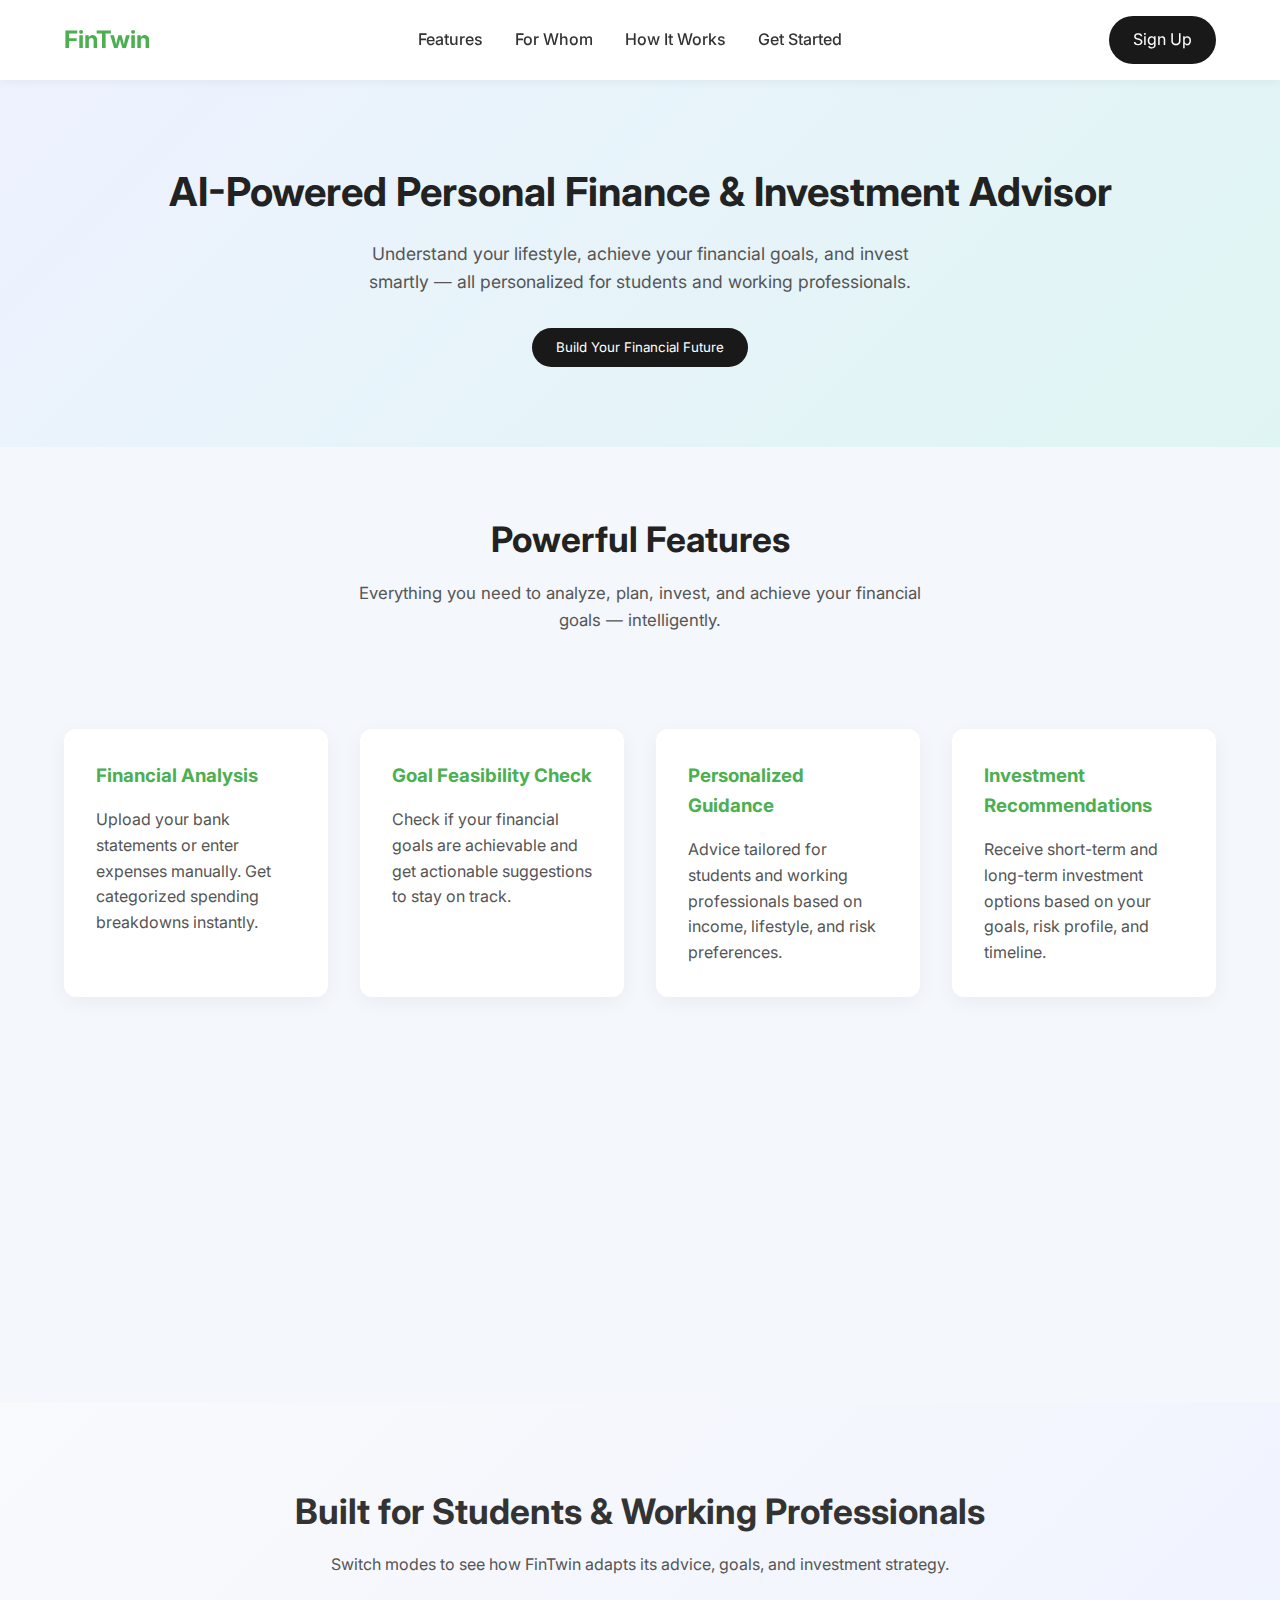
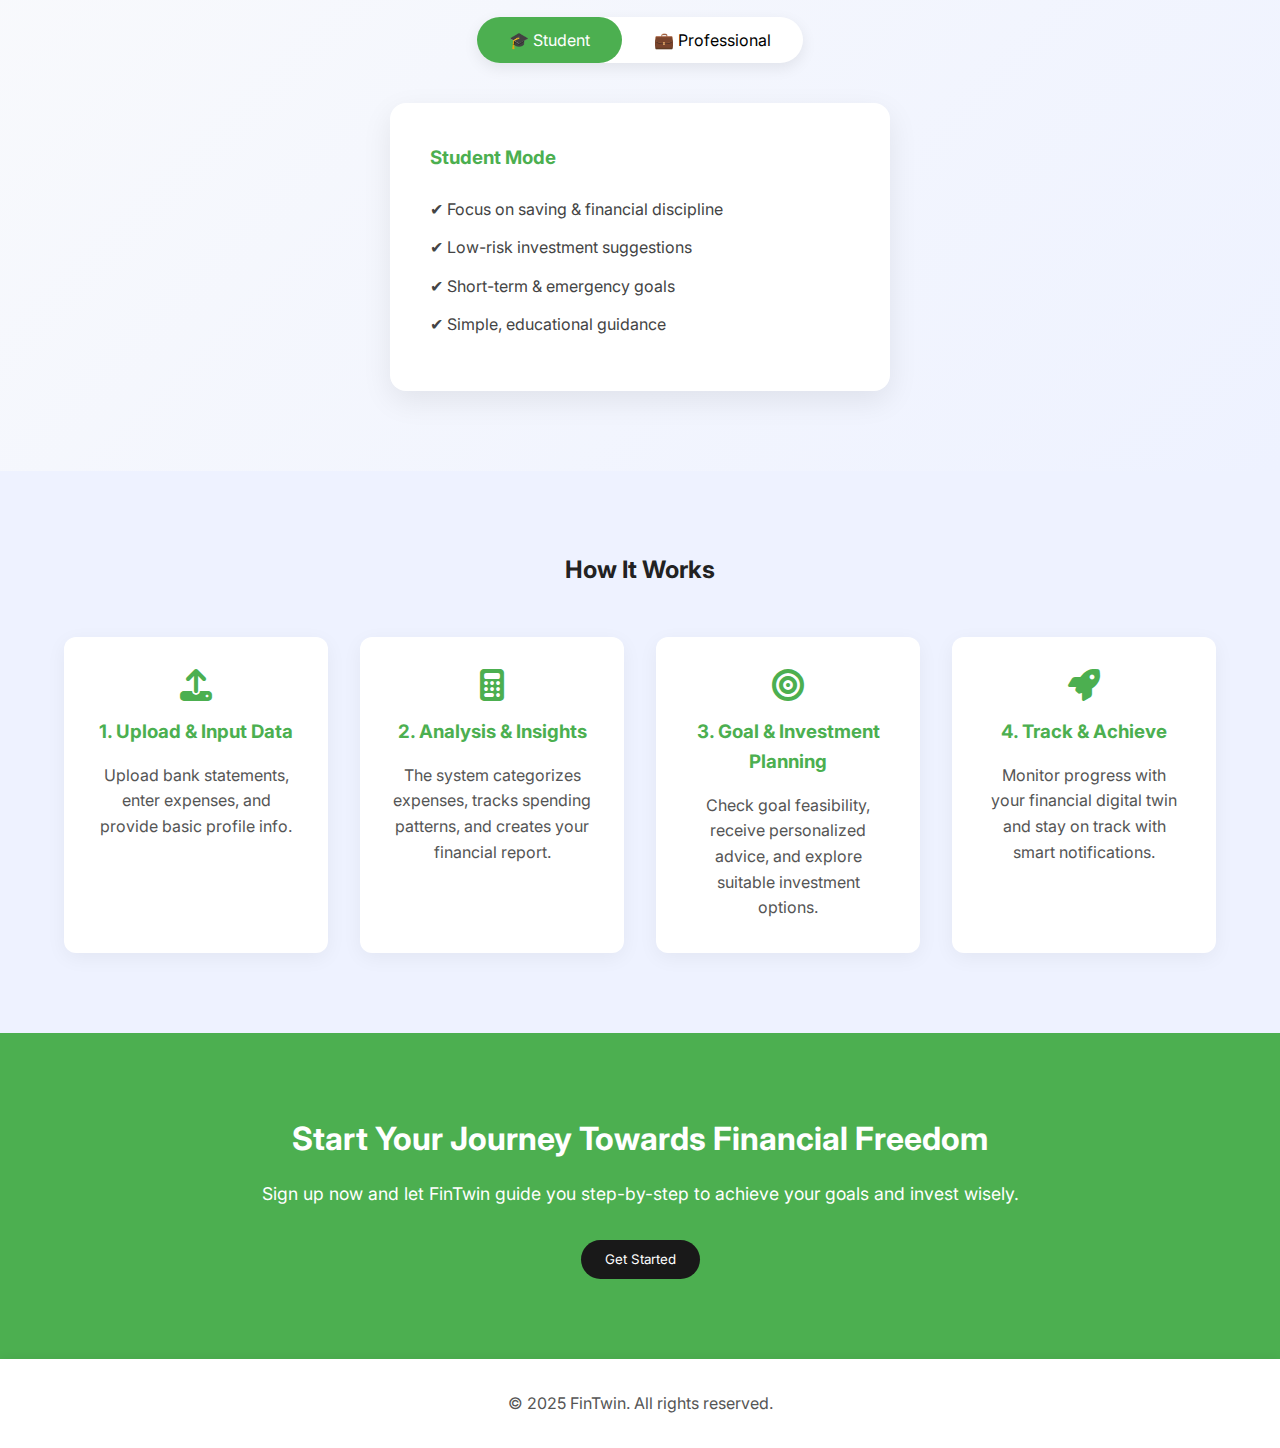
<file: index.html>
<!DOCTYPE html>
<html lang="en">
<head>
    <meta charset="UTF-8">
    <meta name="viewport" content="width=device-width, initial-scale=1.0">
    <title>FinTwin | AI-Powered Personal Finance Advisor</title>
    <link href="https://fonts.googleapis.com/css2?family=Inter:wght@400;600;700&display=swap" rel="stylesheet">
    <!-- Font Awesome Icons -->
    <link rel="stylesheet" href="https://cdnjs.cloudflare.com/ajax/libs/font-awesome/6.5.0/css/all.min.css"/>
    <style>
        /* ---------- Global Styles ---------- */
        * {
            margin: 0;
            padding: 0;
            box-sizing: border-box;
            font-family: 'Inter', sans-serif;
        }
        html {
            scroll-behavior: smooth;
        }
        body {
            background: #f4f7fb;
            color: #333;
            line-height: 1.6;
        }
        a {
            text-decoration: none;
            color: inherit;
        }
        img {
            max-width: 100%;
        }

        /* ---------- Navbar ---------- */
        nav {
            display: flex;
            justify-content: space-between;
            align-items: center;
            padding: 1rem 5%;
            background: #fff;
            box-shadow: 0 2px 10px rgba(0,0,0,0.05);
            position: sticky;
            top: 0;
            z-index: 100;
        }
        nav .logo {
            font-size: 1.5rem;
            font-weight: 700;
            color: #4CAF50;
        }
        nav ul {
            display: flex;
            list-style: none;
            gap: 2rem;
        }
        nav ul li a {
            font-weight: 500;
            transition: color 0.3s;
            cursor: pointer;

        }
        nav ul li a:hover {
            color: #4CAF50;
        }
        .btn-primary {
            padding: 0.7rem 1.5rem;
            background: #191919;
            color: #fff;
            border: none;
            border-radius: 50px;
            cursor: pointer;
            transition :background 0.3s;
        }
        .btn-primary:hover {
            background: #4b4c4b;
        }

        /* ---------- Hero Section ---------- */
        .hero {
            display: flex;
            flex-direction: column;
            justify-content: center;
            align-items: center;
            text-align: center;
            padding: 5rem 2rem;
            background: linear-gradient(135deg, #eef2ff 0%, #dff5f3 100%);
        }
        .hero h1 {
            font-size: 2.5rem;
            font-weight: 700;
            margin-bottom: 1rem;
            color: #222;
        }
        .hero p {
            font-size: 1.1rem;
            max-width: 600px;
            margin-bottom: 2rem;
            color: #555;
        }

        /* ---------- Features Section ---------- */
        .features {
            padding: 5rem 5%;
            display: grid;
            grid-template-columns: repeat(auto-fit, minmax(250px, 1fr));
            gap: 2rem;
        }
        .feature-card {
            background: #fff;
            border-radius: 12px;
            padding: 2rem;
            box-shadow: 0 5px 20px rgba(0,0,0,0.05);
            transition: transform 0.3s, box-shadow 0.3s, opacity 0.6s, transform 0.6s;
            opacity: 0;
            transform: translateY(20px);
        }
        .feature-card.visible {
            opacity: 1;
            transform: translateY(0);
        }
        .feature-card:hover {
            transform: translateY(-5px);
            box-shadow: 0 10px 25px rgba(0,0,0,0.1);
        }
        .feature-card i {
            font-size: 2rem;
            color: #4CAF50;
            margin-bottom: 1rem;
        }
        .feature-card h3 {
            margin-bottom: 1rem;
            color: #4CAF50;
        }
        .feature-card p {
            color: #555;
        }
        /* ---------- How It Works Section ---------- */
        #how-it-works {
            padding: 5rem 5%;
            background: #eef2ff;
        }
        #how-it-works h2 {
            text-align: center;
            margin-bottom: 3rem;
            color: #222;
        }
        .steps {
            display: grid;
            grid-template-columns: repeat(auto-fit, minmax(250px, 1fr));
            gap: 2rem;
        }
        .step-card {
            background: #fff;
            border-radius: 12px;
            padding: 2rem;
            box-shadow: 0 5px 20px rgba(0,0,0,0.05);
            text-align: center;
        }
        .step-card i {
            font-size: 2rem;
            color: #4CAF50;
            margin-bottom: 1rem;
        }
        .step-card h3 {
            margin-bottom: 1rem;
            color: #4CAF50;
        }
        .step-card p {
            color: #555;
        }
        /* ---------- CTA Section ---------- */
        .cta {
            text-align: center;
            padding: 5rem 2rem;
            background: #4CAF50;
            color: #fff;
        }
        .cta h2 {
            font-size: 2rem;
            margin-bottom: 1rem;
        }
        .cta p {
            margin-bottom: 2rem;
            font-size: 1.1rem;
        }

        /* ---------- Footer ---------- */
        footer {
            background: #fff;
            padding: 2rem 5%;
            text-align: center;
            color: #555;
            box-shadow: 0 -2px 10px rgba(0,0,0,0.05);
        }

        @media (max-width: 768px) {
            .hero h1 {
                font-size: 2rem;
            }
            .cta h2 {
                font-size: 1.7rem;
            }
        }
        /* ---------- Section Headings ---------- */
        .section-heading {
            text-align: center;
            padding: 4rem 2rem 1rem;
        }

        .section-heading h2 {
            font-size: 2.2rem;
            font-weight: 700;
            color: #222;
            margin-bottom: 0.8rem;
        }

        .section-heading p {
            max-width: 600px;
            margin: 0 auto;
            font-size: 1.05rem;
            color: #555;
        }

        /* ---------- Mode Preview Section ---------- */
.mode-preview {
    padding: 5rem 2rem;
    text-align: center;
    background: linear-gradient(135deg, #f9fafc, #eef2ff);
}

.mode-preview h2 {
    font-size: 2.2rem;
    font-weight: 700;
    margin-bottom: 0.8rem;
}

.mode-preview p {
    max-width: 650px;
    margin: 0 auto 2.5rem;
    color: #555;
}

.toggle-container {
    display: inline-flex;
    background: #fff;
    border-radius: 50px;
    box-shadow: 0 5px 15px rgba(0,0,0,0.08);
    margin-bottom: 2.5rem;
}

.toggle-btn {
    padding: 0.8rem 2rem;
    border: none;
    background: transparent;
    font-size: 1rem;
    cursor: pointer;
    border-radius: 50px;
    transition: all 0.3s;
}

.toggle-btn.active {
    background: #4CAF50;
    color: #fff;
}

.mode-card {
    max-width: 500px;
    margin: 0 auto;
    background: #fff;
    padding: 2.5rem;
    border-radius: 16px;
    box-shadow: 0 10px 30px rgba(0,0,0,0.08);
    text-align: left;
    transition: all 0.3s ease;
}

.mode-card h3 {
    color: #4CAF50;
    margin-bottom: 1.5rem;
}

.mode-card ul {
    list-style: none;
}

.mode-card li {
    margin-bottom: 0.8rem;
    color: #444;
    font-size: 1rem;
}

    </style>
</head>
<body>

    <!-- Navbar -->
    <nav>
        <div class="logo">FinTwin</div>
        <ul>
    <li><a href="#features">Features</a></li>
    <li><a href="#for-whom">For Whom</a></li>
    <li><a href="#how-it-works">How It Works</a></li>
    <li><a href="#cta">Get Started</a></li>
</ul>

        <a href="signup.html" class="btn-primary nav-btn">Sign Up</a>
    </nav>

    <!-- Hero Section -->
    <section class="hero">
        <h1>AI-Powered Personal Finance & Investment Advisor</h1>
        <p>Understand your lifestyle, achieve your financial goals, and invest smartly — all personalized for students and working professionals.</p>
        <button class="btn-primary" onclick="handleGetStarted()">Build Your Financial Future</button>
    </section>

    <!-- Features Section -->
    <!-- Features Heading -->
    <section class="section-heading">
        <h2>Powerful Features</h2>
        <p>Everything you need to analyze, plan, invest, and achieve your financial goals — intelligently.</p>
    </section>

    <section id="features" class="features">
        <div class="feature-card">
            <h3>Financial Analysis</h3>
            <p>Upload your bank statements or enter expenses manually. Get categorized spending breakdowns instantly.</p>
        </div>
        <div class="feature-card">
            <h3>Goal Feasibility Check</h3>
            <p>Check if your financial goals are achievable and get actionable suggestions to stay on track.</p>
        </div>
        <div class="feature-card">
            <h3>Personalized Guidance</h3>
            <p>Advice tailored for students and working professionals based on income, lifestyle, and risk preferences.</p>
        </div>
        <div class="feature-card">
            <h3>Investment Recommendations</h3>
            <p>Receive short-term and long-term investment options based on your goals, risk profile, and timeline.</p>
        </div>
        <div class="feature-card">
            <h3>Financial Digital Twin</h3>
            <p>Track your spending, savings, and goal progress in real-time with a virtual model of your finances.</p>
        </div>
        <div class="feature-card">
            <h3>Time-Based Progress</h3>
            <p>Smart notifications show you if you are on track, behind, or ahead in your financial journey.</p>
        </div>
        <div class="feature-card">
            <h3>Scenario Simulation</h3>
            <p>Experiment with different savings or investment strategies and see how your financial goals are affected in real-time.</p>
        </div>
        <div class="feature-card">
            <h3>Smart Alerts & Notifications</h3>
            <p>Receive actionable reminders and congratulatory messages to stay on track and motivated toward your goals.</p>
        </div>
    </section>
    <!-- User Mode Preview Section -->
<section class="mode-preview" id="for-whom">
    <h2>Built for Students & Working Professionals</h2>
    <p>Switch modes to see how FinTwin adapts its advice, goals, and investment strategy.</p>

    <div class="toggle-container">
        <button class="toggle-btn active" id="studentBtn">🎓 Student</button>
        <button class="toggle-btn" id="proBtn">💼 Professional</button>
    </div>

    <div class="mode-card" id="modeCard">
        <h3 id="modeTitle">Student Mode</h3>
        <ul id="modeList">
            <li>✔ Focus on saving & financial discipline</li>
            <li>✔ Low-risk investment suggestions</li>
            <li>✔ Short-term & emergency goals</li>
            <li>✔ Simple, educational guidance</li>
        </ul>
    </div>
</section>

     <!-- How It Works Section -->
    <section id="how-it-works">
        <h2>How It Works</h2>
        <div class="steps">
            <div class="step-card"><i class="fas fa-upload"></i>
                <h3>1. Upload & Input Data</h3>
                <p>Upload bank statements, enter expenses, and provide basic profile info.</p>
            </div>
            <div class="step-card"><i class="fas fa-calculator"></i>
                <h3>2. Analysis & Insights</h3>
                <p>The system categorizes expenses, tracks spending patterns, and creates your financial report.</p>
            </div>
            <div class="step-card"><i class="fas fa-bullseye"></i>
                <h3>3. Goal & Investment Planning</h3>
                <p>Check goal feasibility, receive personalized advice, and explore suitable investment options.</p>
            </div>
            <div class="step-card"><i class="fas fa-rocket"></i>
                <h3>4. Track & Achieve</h3>
                <p>Monitor progress with your financial digital twin and stay on track with smart notifications.</p>
            </div>
        </div>
    </section>
    <!-- CTA Section -->
    <section id="cta" class="cta">
        <h2>Start Your Journey Towards Financial Freedom</h2>
        <p>Sign up now and let FinTwin guide you step-by-step to achieve your goals and invest wisely.</p>
        <button class="btn-primary" onclick="handleGetStarted()">Get Started</button>
    </section>

    <!-- Footer -->
    <footer>
        &copy; 2025 FinTwin. All rights reserved.
    </footer>
    <!-- ---------- JS for Animation ---------- -->
    <script>
        const cards = document.querySelectorAll('.feature-card');

        const observer = new IntersectionObserver(entries => {
            entries.forEach(entry => {
                if(entry.isIntersecting){
                    entry.target.classList.add('visible');
                }
            });
        }, {threshold: 0.2});

        cards.forEach(card => observer.observe(card));
        const studentBtn = document.getElementById("studentBtn");
    const proBtn = document.getElementById("proBtn");
    const modeTitle = document.getElementById("modeTitle");
    const modeList = document.getElementById("modeList");

    studentBtn.onclick = () => {
        studentBtn.classList.add("active");
        proBtn.classList.remove("active");

        modeTitle.innerText = "Student Mode";
        modeList.innerHTML = `
            <li>✔ Focus on saving & financial discipline</li>
            <li>✔ Low-risk investment suggestions</li>
            <li>✔ Short-term & emergency goals</li>
            <li>✔ Simple, educational guidance</li>
        `;
    };

    proBtn.onclick = () => {
        proBtn.classList.add("active");
        studentBtn.classList.remove("active");

        modeTitle.innerText = "Professional Mode";
        modeList.innerHTML = `
            <li>✔ Focus on wealth creation</li>
            <li>✔ Long-term & SIP-based investments</li>
            <li>✔ Tax-saving & growth strategies</li>
            <li>✔ Strategic, goal-oriented guidance</li>
        `;
    };
    function handleGetStarted() {
        const user = sessionStorage.getItem("loggedInUser");
        if (user) {
            window.location.href = "dashboard.html";
        } else {
            window.location.href = "signin.html";
        }
    }
    </script>

</body>
</html>
</file>
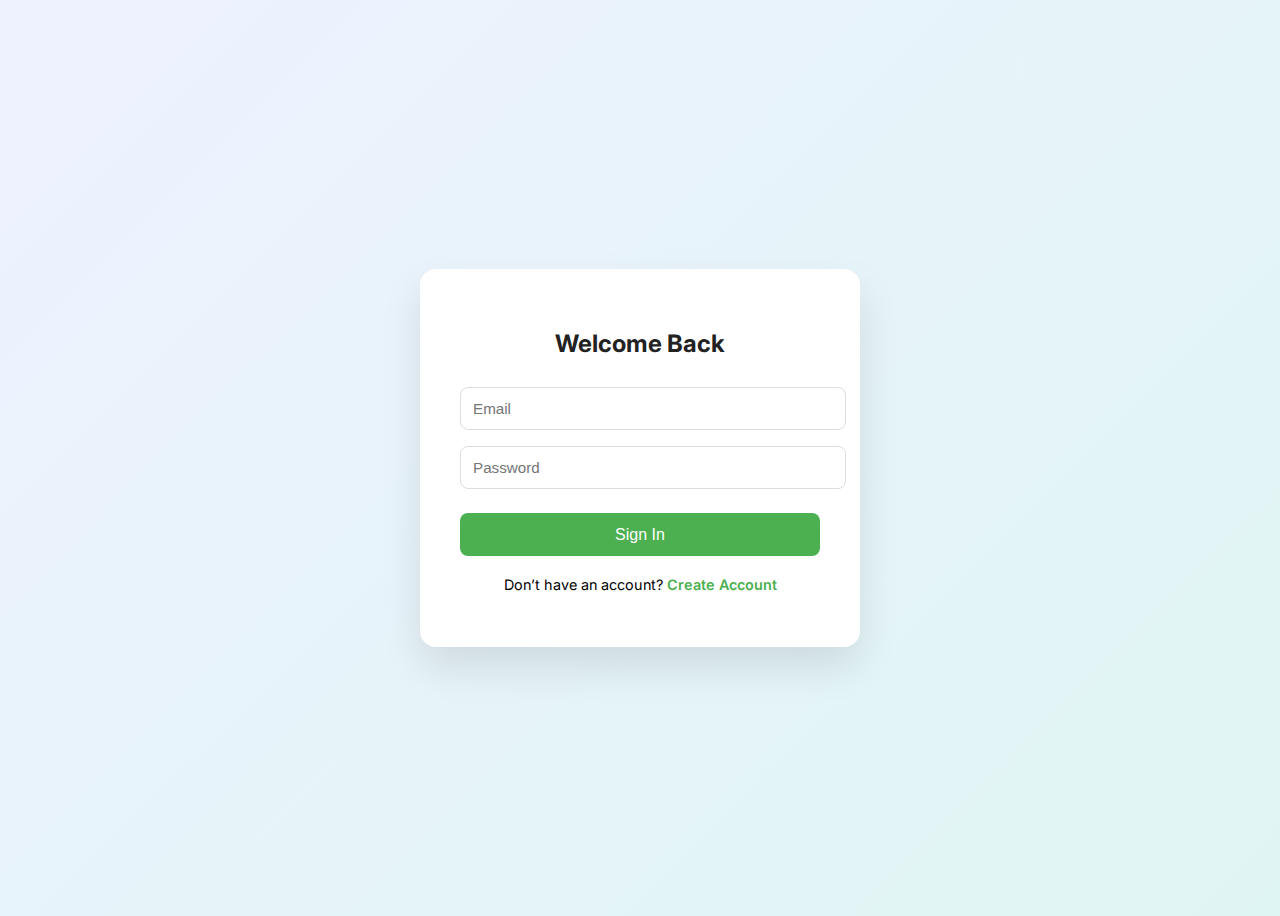
<file: home.html>
<!DOCTYPE html>
<html>
<head>
    <title>Home | FinTwin</title>
</head>
<body>

<nav style="display:flex; justify-content:space-between;">
    <h3>FinTwin</h3>
    <div>
        <span id="username"></span>
        <button onclick="logout()">Logout</button>
    </div>
</nav>

<h2>Welcome to Your Dashboard 🚀</h2>

<script>
    const user = JSON.parse(sessionStorage.getItem("loggedInUser"));

    if (!user) {
        window.location.href = "signin.html";
    } else {
        document.getElementById("username").innerText = user.name;
    }

    function logout() {
        sessionStorage.removeItem("loggedInUser");
        window.location.href = "index.html";
    }
</script>

</body>
</html>
</file>
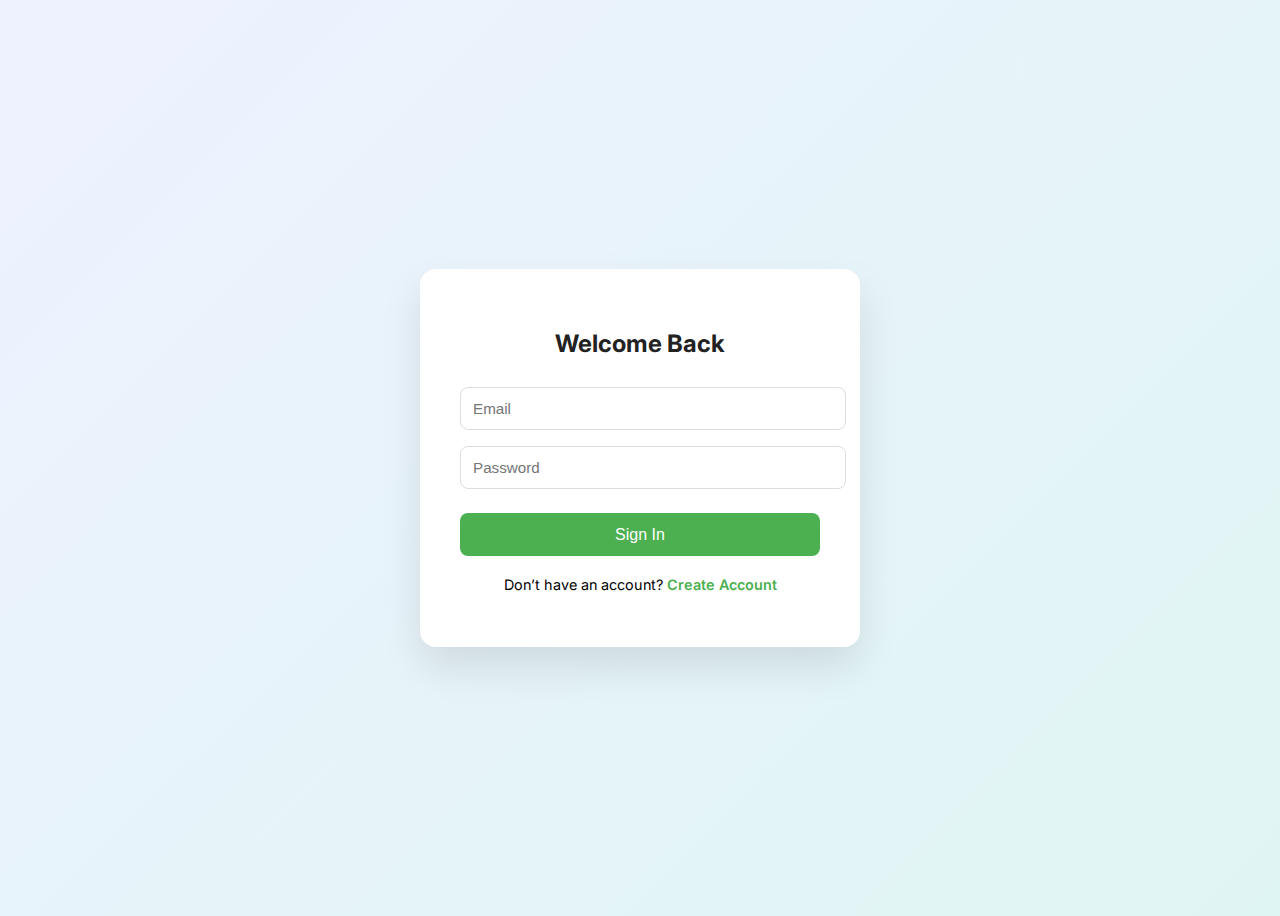
<file: investments.html>
<!DOCTYPE html>
<html lang="en">
<head>
    <meta charset="UTF-8">
    <title>FinTwin | Investment Guidance</title>
    <link rel="stylesheet" href="investments.css">
    <script src="investments.js"></script>
</head>
<body>

<nav class="navbar">
    <div class="logo">FinTwin</div>
    <button onclick="window.location.href='dashboard.html'">
        ← Back to Dashboard
    </button>
</nav>

<section class="investment-page">

    <h1>📈 Investment Guidance</h1>
    <p class="subtitle">
<p class="subtitle" id="goalHint"></p>
    </p>

    <section class="investment-section" id="shortTerm">
    <h2>⏱ Short-Term Goals (0–2 years)</h2>
    <div class="investment-list"></div>
</section>

<section class="investment-section" id="midTerm">
    <h2>📆 Mid-Term Goals (2–5 years)</h2>
    <div class="investment-list"></div>
</section>

<section class="investment-section" id="longTerm">
    <h2>🚀 Long-Term Goals (5+ years)</h2>
    <div class="investment-list"></div>
</section>


</section>

</body>
</html>
</file>
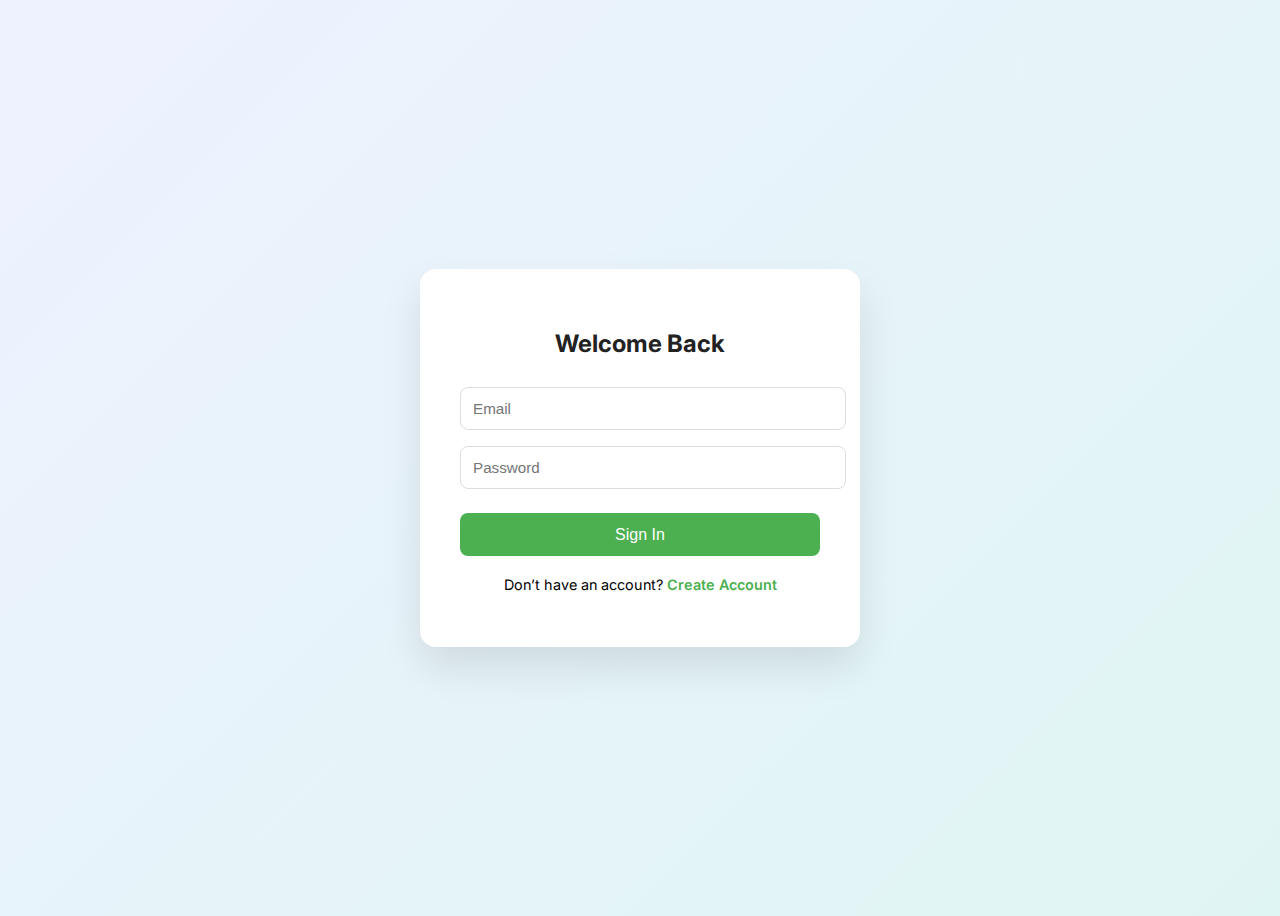
<file: signin.html>
<!DOCTYPE html>
<html>
<head>
    <title>Sign In | FinTwin</title>
    <link href="https://fonts.googleapis.com/css2?family=Inter:wght@400;600;700&display=swap" rel="stylesheet">
    <style>
        body {
    background: linear-gradient(135deg, #eef2ff, #dff5f3);
    font-family: 'Inter', sans-serif;
    height: 100vh;
    display: flex;
    justify-content: center;
    align-items: center;
}

.auth-container {
    background: #fff;
    padding: 2.5rem;
    width: 360px;
    border-radius: 16px;
    box-shadow: 0 20px 40px rgba(0,0,0,0.1);
}

.auth-container h2 {
    text-align: center;
    margin-bottom: 1.8rem;
    color: #222;
}

.auth-container input,
.auth-container select {
    width: 100%;
    padding: 0.75rem;
    margin-bottom: 1rem;
    border-radius: 8px;
    border: 1px solid #ddd;
    font-size: 0.95rem;
}

.auth-container input:focus,
.auth-container select:focus {
    outline: none;
    border-color: #4CAF50;
}

.auth-btn {
    width: 100%;
    padding: 0.8rem;
    background: #4CAF50;
    color: white;
    border: none;
    border-radius: 8px;
    font-size: 1rem;
    cursor: pointer;
    margin-top: 0.5rem;
}

.auth-btn:hover {
    background: #43a047;
}

.switch-auth {
    text-align: center;
    margin-top: 1.2rem;
    font-size: 0.9rem;
}

.switch-auth a {
    color: #4CAF50;
    font-weight: 600;
    text-decoration: none;
}

.switch-auth a:hover {
    text-decoration: underline;
}

    </style>
</head>
<body>

<div class="auth-container">
    <h2>Welcome Back</h2>

    <form id="signinForm">
        <input type="email" id="email" placeholder="Email" required />
        <input type="password" id="password" placeholder="Password" required />
        <button type="submit" class="auth-btn">Sign In</button>
    </form>

    <p class="switch-auth">
        Don’t have an account?
        <a href="signup.html">Create Account</a>
    </p>
</div>

<script src="auth.js"></script>
</body>
</html>
</file>
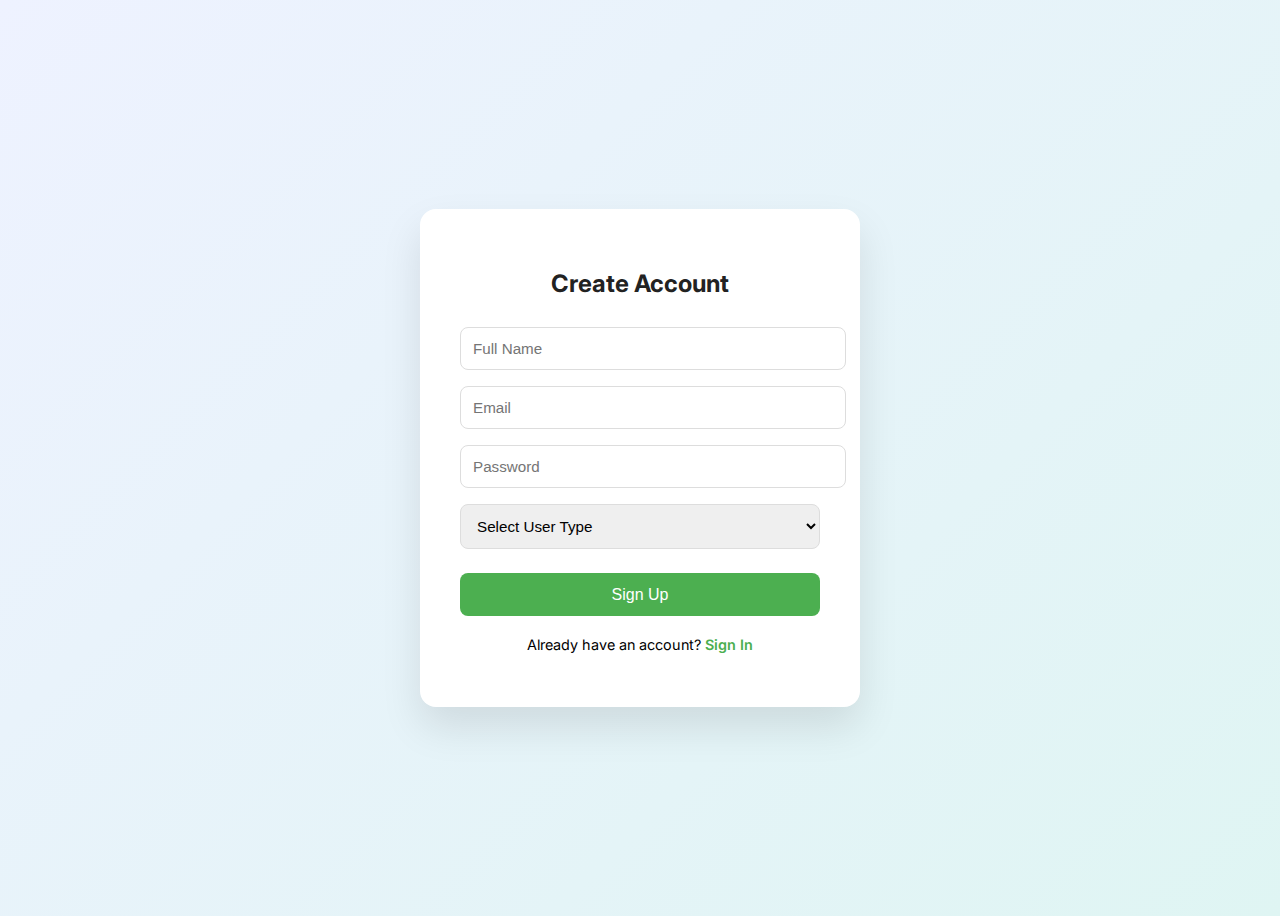
<file: signup.html>
<!DOCTYPE html>
<html>
<head>
    <title>Sign Up | FinTwin</title>
    <link href="https://fonts.googleapis.com/css2?family=Inter:wght@400;600;700&display=swap" rel="stylesheet">
    <style>
        body {
    background: linear-gradient(135deg, #eef2ff, #dff5f3);
    font-family: 'Inter', sans-serif;
    height: 100vh;
    display: flex;
    justify-content: center;
    align-items: center;
}

.auth-container {
    background: #fff;
    padding: 2.5rem;
    width: 360px;
    border-radius: 16px;
    box-shadow: 0 20px 40px rgba(0,0,0,0.1);
}

.auth-container h2 {
    text-align: center;
    margin-bottom: 1.8rem;
    color: #222;
}

.auth-container input,
.auth-container select {
    width: 100%;
    padding: 0.75rem;
    margin-bottom: 1rem;
    border-radius: 8px;
    border: 1px solid #ddd;
    font-size: 0.95rem;
}

.auth-container input:focus,
.auth-container select:focus {
    outline: none;
    border-color: #4CAF50;
}

.auth-btn {
    width: 100%;
    padding: 0.8rem;
    background: #4CAF50;
    color: white;
    border: none;
    border-radius: 8px;
    font-size: 1rem;
    cursor: pointer;
    margin-top: 0.5rem;
}

.auth-btn:hover {
    background: #43a047;
}

.switch-auth {
    text-align: center;
    margin-top: 1.2rem;
    font-size: 0.9rem;
}

.switch-auth a {
    color: #4CAF50;
    font-weight: 600;
    text-decoration: none;
}

.switch-auth a:hover {
    text-decoration: underline;
}

    </style>
</head>
<body>

<div class="auth-container">
    <h2>Create Account</h2>

    <form id="signupForm">
        <input type="text" id="name" placeholder="Full Name" required />
        <input type="email" id="email" placeholder="Email" required />
        <input type="password" id="password" placeholder="Password" required />

        <select id="userType" required>
            <option value="">Select User Type</option>
            <option value="student">Student</option>
            <option value="professional">Working Professional</option>
        </select>

        <button type="submit" class="auth-btn">Sign Up</button>
    </form>

    <p class="switch-auth">
        Already have an account?
        <a href="signin.html">Sign In</a>
    </p>
</div>

<script src="auth.js"></script>
</body>
</html>
</file>
<file: investments.css>
* {
    margin: 0;
    padding: 0;
    box-sizing: border-box;
    font-family: "Inter", "Segoe UI", sans-serif;
}

body {
    background: #f4f7fb;
    color: #1f2937;
}

/* NAVBAR */
.navbar {
    background: #111827;
    color: white;
    padding: 16px 24px;
    display: flex;
    justify-content: space-between;
    align-items: center;
}

.navbar .logo {
    font-size: 20px;
    font-weight: 700;
}

.navbar button {
    background: #6366f1;
    color: white;
    border: none;
    padding: 8px 14px;
    border-radius: 6px;
    cursor: pointer;
}

.navbar button:hover {
    background: #4f46e5;
}

/* PAGE */
.investment-page {
    padding: 32px;
    max-width: 1100px;
    margin: auto;
}

.investment-page h1 {
    font-size: 32px;
    margin-bottom: 8px;
}

.subtitle {
    color: #6b7280;
    margin-bottom: 32px;
}

/* SECTION HEADINGS */
.investment-page h2 {
    margin: 28px 0 16px;
    font-size: 22px;
}

/* CARDS */
.investment-cards {
    display: grid;
    grid-template-columns: repeat(auto-fit, minmax(240px, 1fr));
    gap: 20px;
}

.invest-card {
    background: white;
    padding: 20px;
    border-radius: 14px;
    box-shadow: 0 10px 25px rgba(0,0,0,0.05);
    transition: transform 0.25s ease, box-shadow 0.25s ease;
    border-left: 6px solid transparent;
}

.invest-card:hover {
    transform: translateY(-6px);
    box-shadow: 0 18px 35px rgba(0,0,0,0.08);
}

.invest-card h3 {
    margin-bottom: 8px;
    font-size: 18px;
}

.invest-card p {
    color: #4b5563;
    font-size: 14px;
    margin-bottom: 12px;
}

/* RISK BADGE */
.risk {
    font-size: 12px;
    font-weight: 600;
}

/* RISK COLORS */
.low-risk {
    border-left-color: #10b981;
}

.low-risk .risk {
    color: #10b981;
}

.medium-risk {
    border-left-color: #f59e0b;
}

.medium-risk .risk {
    color: #f59e0b;
}

.high-risk {
    border-left-color: #ef4444;
}

.high-risk .risk {
    color: #ef4444;
}



.investment-section {
    margin-top: 30px;
}

.investment-list {
    display: grid;
    grid-template-columns: repeat(auto-fit, minmax(260px, 1fr));
    gap: 16px;
    margin-top: 15px;
}

.investment-card {
    background: #ffffff;
    border-radius: 14px;
    padding: 18px;
    box-shadow: 0 10px 25px rgba(0,0,0,0.06);
    transition: transform 0.2s ease;
}

.investment-card:hover {
    transform: translateY(-4px);
}

.investment-card h3 {
    margin-bottom: 8px;
    color: #1e293b;
}

.investment-card p {
    margin: 6px 0;
    color: #475569;
    font-size: 14px;
}

.investment-card .reason {
    margin-top: 10px;
    font-style: italic;
    color: #6366f1;
}


.investment-section {
    margin-bottom: 32px;
    padding: 20px;
    background: #ffffff;
    border-radius: 14px;
    box-shadow: 0 8px 24px rgba(0,0,0,0.06);
}

.investment-section h3 {
    margin-bottom: 14px;
    font-size: 18px;
    font-weight: 600;
    color: #1f2937;
    display: flex;
    align-items: center;
    gap: 8px;
}

.investment-list {
    display: flex;
    flex-direction: column;
    gap: 14px;
}




.empty-investment {
    padding: 16px;
    background: #f9fafb;
    border-radius: 10px;
    font-size: 14px;
    color: #6b7280;
    text-align: center;
    border: 1px dashed #d1d5db;
}
</file>
